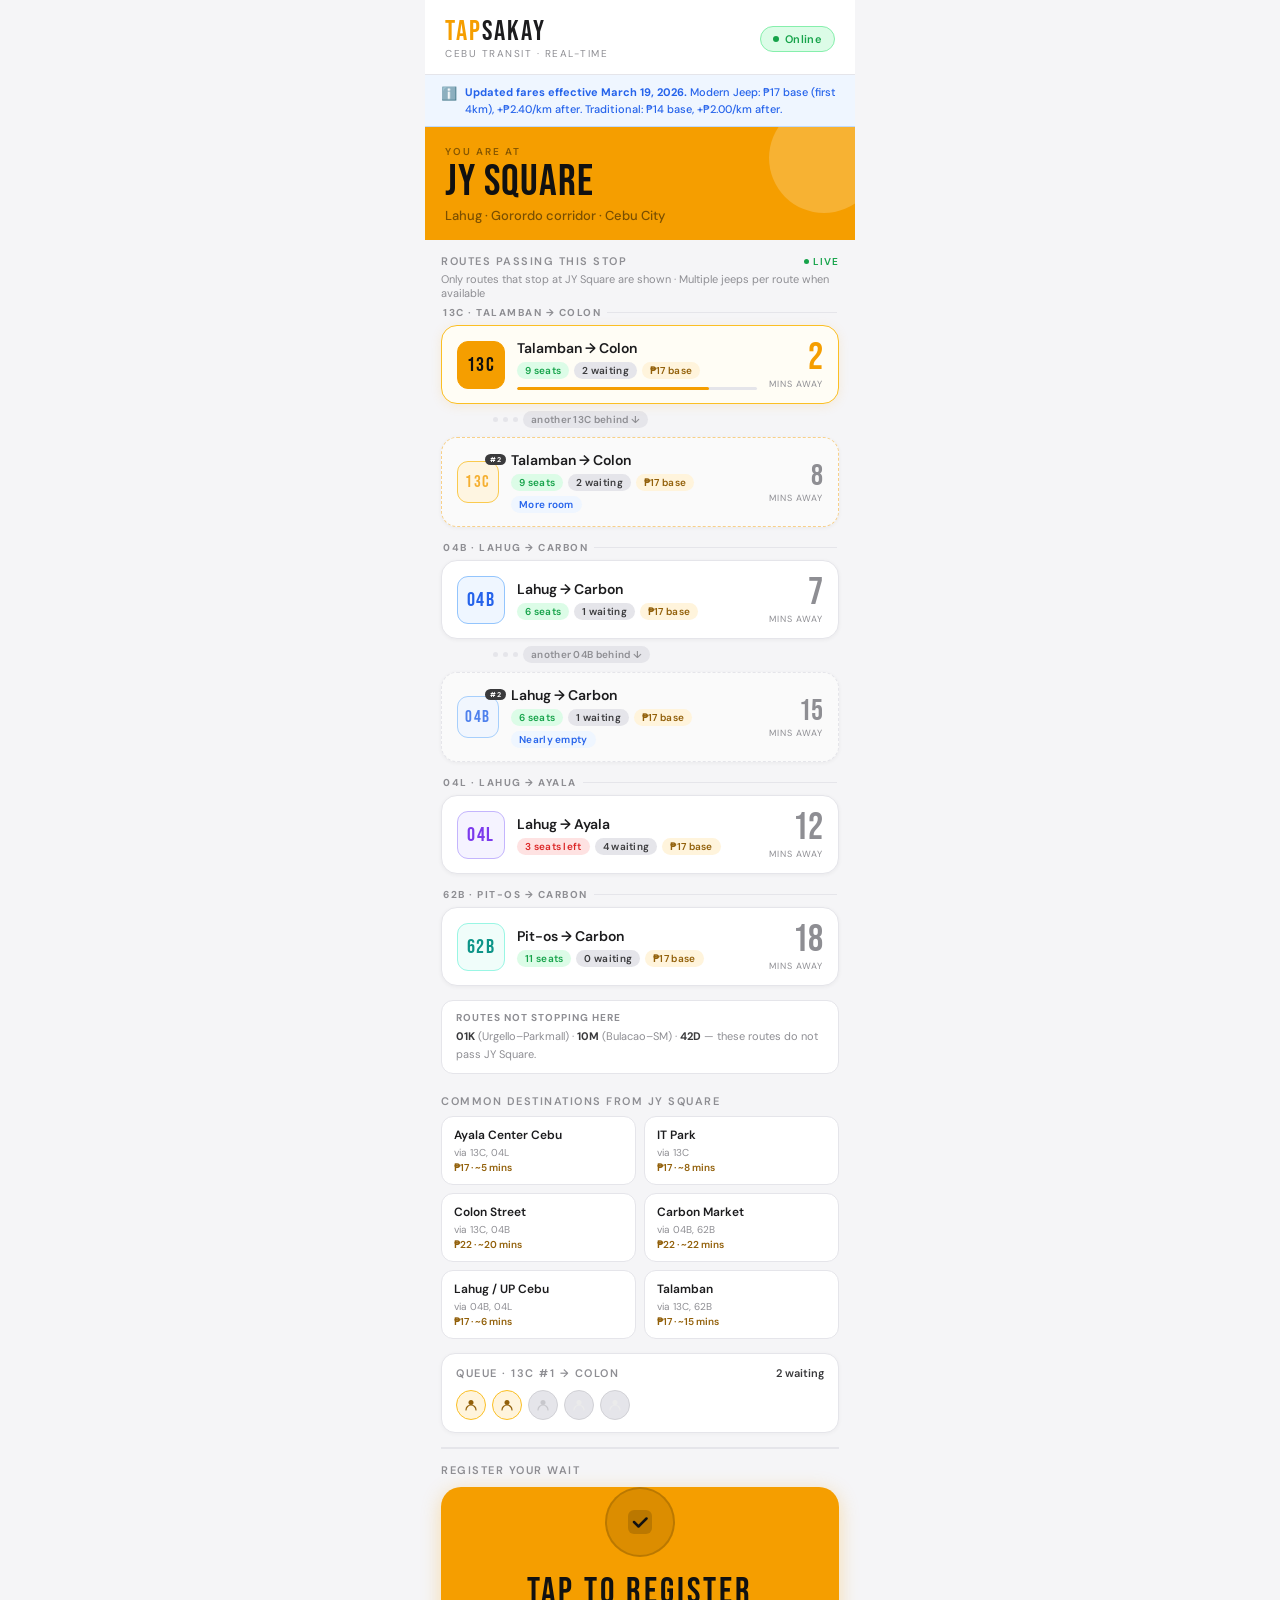
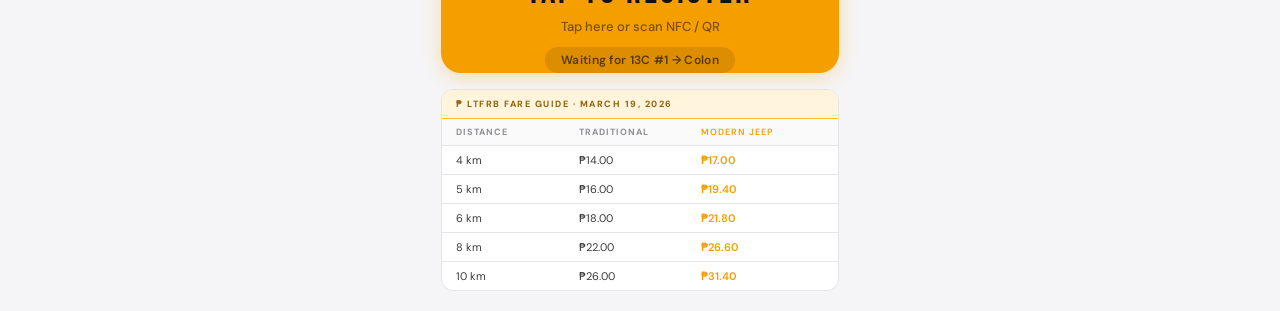
<file: TapSakay-Commuter.html>
<!DOCTYPE html>
<html lang="en">
<head>
<meta charset="UTF-8">
<meta name="viewport" content="width=device-width, initial-scale=1.0, user-scalable=no">
<title>TapSakay — Commuter</title>
<link href="https://fonts.googleapis.com/css2?family=Bebas+Neue&family=DM+Sans:ital,wght@0,400;0,500;0,600;0,700;1,400&display=swap" rel="stylesheet">
<style>
:root {
  --amber: #F59E00;
  --amber-light: #FFF4DC;
  --amber-mid: #FFE299;
  --amber-border: #FBBF24;
  --black: #111111;
  --ink: #1C1C1E;
  --ink2: #3A3A3C;
  --gray: #8E8E93;
  --gray-light: #E5E5EA;
  --bg: #F5F5F7;
  --white: #FFFFFF;
  --green: #16A34A;
  --green-light: #DCFCE7;
  --green-border: #86EFAC;
  --red: #DC2626;
  --red-light: #FEE2E2;
  --blue: #2563EB;
  --blue-light: #EFF6FF;
  --purple: #7C3AED;
  --purple-light: #F5F3FF;
  --purple-border: #C4B5FD;
  --teal: #0D9488;
  --teal-light: #F0FDFA;
  --teal-border: #99F6E4;
}
* { box-sizing: border-box; margin: 0; padding: 0; -webkit-tap-highlight-color: transparent; }
html, body { min-height: 100%; background: var(--bg); color: var(--ink); font-family: 'DM Sans', sans-serif; overflow-x: hidden; }
.app { max-width: 430px; margin: 0 auto; min-height: 100vh; display: flex; flex-direction: column; background: var(--bg); }

/* HEADER */
.header {
  background: var(--white); padding: 18px 20px 14px;
  display: flex; align-items: center; justify-content: space-between;
  border-bottom: 1.5px solid var(--gray-light);
  position: sticky; top: 0; z-index: 10;
}
.logo { font-family: 'Bebas Neue', sans-serif; font-size: 28px; letter-spacing: 2px; line-height: 1; }
.logo .tap { color: var(--amber); }
.logo .sakay { color: var(--ink); }
.logo-sub { font-size: 10px; color: var(--gray); letter-spacing: 1.5px; text-transform: uppercase; margin-top: 1px; }
.online-badge {
  display: flex; align-items: center; gap: 6px;
  background: var(--green-light); border: 1px solid var(--green-border);
  border-radius: 20px; padding: 5px 12px;
  font-size: 11px; font-weight: 600; color: var(--green); letter-spacing: .3px;
}
.online-badge::before { content: ''; width: 6px; height: 6px; border-radius: 50%; background: var(--green); animation: pulse 2s infinite; }
@keyframes pulse { 0%,100%{opacity:1} 50%{opacity:.3} }

/* FARE NOTICE */
.fare-notice {
  background: var(--blue-light); border-bottom: 1.5px solid #BFDBFE;
  padding: 9px 16px; display: flex; align-items: flex-start; gap: 8px;
}
.fare-notice-icon { font-size: 13px; flex-shrink: 0; margin-top: 1px; }
.fare-notice-text { font-size: 11px; color: var(--blue); font-weight: 500; line-height: 1.5; }
.fare-notice-text strong { font-weight: 700; }

/* STOP BANNER */
.stop-banner {
  background: var(--amber); padding: 18px 20px 16px;
  position: relative; overflow: hidden;
}
.stop-banner::after {
  content: ''; position: absolute; right: -24px; top: -24px;
  width: 110px; height: 110px; border-radius: 50%; background: rgba(255,255,255,0.2);
}
.stop-eye { font-size: 10px; font-weight: 600; letter-spacing: 2px; text-transform: uppercase; color: rgba(0,0,0,0.45); margin-bottom: 2px; }
.stop-name { font-family: 'Bebas Neue', sans-serif; font-size: 44px; letter-spacing: 1px; line-height: 1; color: var(--black); }
.stop-sub { font-size: 13px; color: rgba(0,0,0,0.5); margin-top: 3px; font-weight: 500; }

/* SECTION LABEL */
.sec-wrap { padding: 14px 16px 6px; }
.sec-label { font-size: 11px; font-weight: 600; color: var(--gray); text-transform: uppercase; letter-spacing: 1.5px; display: flex; align-items: center; justify-content: space-between; }
.live-tag { display: flex; align-items: center; gap: 4px; color: var(--green); font-weight: 600; font-size: 10px; letter-spacing: 1px; }
.live-tag::before { content: ''; width: 5px; height: 5px; border-radius: 50%; background: var(--green); animation: pulse 1.5s infinite; }
.sec-hint { font-size: 11px; color: var(--gray); margin-top: 4px; font-weight: 400; }

/* ARRIVALS */
.arrivals-section { padding: 0 16px 8px; }

.route-group { margin-bottom: 14px; }
.route-group-label {
  font-size: 10px; font-weight: 700; color: var(--gray);
  text-transform: uppercase; letter-spacing: 1.5px;
  padding: 0 2px 6px;
  display: flex; align-items: center; gap: 6px;
}
.route-group-label::after { content: ''; flex: 1; height: 1px; background: var(--gray-light); }

.jeep-stack { display: flex; flex-direction: column; gap: 6px; }

.jeep-card {
  background: var(--white); border: 1.5px solid var(--gray-light);
  border-radius: 16px; padding: 13px 15px;
  display: flex; align-items: center; gap: 12px;
  animation: cardIn .35s cubic-bezier(.22,1,.36,1) both;
  box-shadow: 0 1px 4px rgba(0,0,0,0.05);
  cursor: pointer; transition: border-color .2s, box-shadow .2s;
  position: relative;
}
.jeep-card:active { transform: scale(.985); }
.jeep-card.prime { border-color: var(--amber-border); box-shadow: 0 2px 12px rgba(245,158,0,0.12); }
.jeep-card.selected { border-color: var(--amber-border); background: #FFFDF5; }
.jeep-card.second-jeep { border-style: dashed; border-color: var(--gray-light); background: #FAFAFA; opacity: 0.9; }
.jeep-card.second-jeep.prime-second { border-color: rgba(245,158,0,0.45); border-style: dashed; }
@keyframes cardIn { from { opacity:0; transform: translateY(8px); } to { opacity:1; transform: translateY(0); } }
.jeep-card:nth-child(1) { animation-delay: .04s; }
.jeep-card:nth-child(2) { animation-delay: .10s; }

.behind-dot-row { display: flex; align-items: center; gap: 5px; padding: 1px 0 1px 52px; margin-bottom: 2px; }
.behind-dot { width: 5px; height: 5px; border-radius: 50%; background: var(--gray-light); }
.behind-label { font-size: 10px; color: var(--gray); font-weight: 600; letter-spacing: 0.3px; background: var(--gray-light); border-radius: 20px; padding: 2px 8px; white-space: nowrap; }

.route-badge {
  font-family: 'Bebas Neue', sans-serif; font-size: 20px; letter-spacing: 1.5px;
  width: 48px; height: 48px; border-radius: 11px;
  display: flex; align-items: center; justify-content: center; flex-shrink: 0;
}
.rb-amber { background: var(--amber-light); color: var(--amber); border: 1.5px solid var(--amber-border); }
.rb-amber-solid { background: var(--amber); color: var(--black); border: 1.5px solid var(--amber); }
.rb-blue { background: var(--blue-light); color: var(--blue); border: 1.5px solid #93C5FD; }
.rb-purple { background: var(--purple-light); color: var(--purple); border: 1.5px solid var(--purple-border); }
.rb-teal { background: var(--teal-light); color: var(--teal); border: 1.5px solid var(--teal-border); }
.rb-green { background: var(--green-light); color: var(--green); border: 1.5px solid var(--green-border); }

.second-jeep .route-badge { width: 42px; height: 42px; font-size: 17px; opacity: 0.8; }
.second-badge-wrap { position: relative; flex-shrink: 0; }
.second-label-bubble {
  position: absolute; top: -7px; right: -7px;
  background: var(--ink2); color: #fff;
  font-size: 7px; font-weight: 700; letter-spacing: 0.5px;
  border-radius: 20px; padding: 1px 5px; white-space: nowrap;
}

.jeep-info { flex: 1; min-width: 0; }
.jeep-dest { font-size: 14px; font-weight: 600; color: var(--ink); white-space: nowrap; overflow: hidden; text-overflow: ellipsis; }
.jeep-meta { display: flex; gap: 5px; align-items: center; margin-top: 5px; flex-wrap: wrap; }
.tag { font-size: 10px; font-weight: 600; padding: 2px 8px; border-radius: 20px; letter-spacing: .3px; }
.t-green { background: var(--green-light); color: var(--green); }
.t-gray { background: var(--gray-light); color: var(--ink2); }
.t-amber { background: var(--amber-light); color: #92600A; }
.t-red { background: var(--red-light); color: var(--red); }
.t-blue { background: var(--blue-light); color: var(--blue); }

.pbar { height: 3px; background: var(--gray-light); border-radius: 2px; margin-top: 8px; overflow: hidden; }
.pbar-fill { height: 100%; border-radius: 2px; transition: width 1s linear; }
.pbar-amber .pbar-fill { background: var(--amber); }
.pbar-green .pbar-fill { background: var(--green); }

.eta-col { text-align: right; flex-shrink: 0; min-width: 54px; }
.eta-num { font-family: 'Bebas Neue', sans-serif; font-size: 38px; line-height: 1; color: var(--amber); }
.eta-num.gray { color: var(--gray); }
.eta-num.green { color: var(--green); font-size: 22px; }
.eta-unit { font-size: 9px; color: var(--gray); letter-spacing: 1px; margin-top: 1px; text-transform: uppercase; }
.second-jeep .eta-num { font-size: 30px; color: var(--gray); }

/* NOT STOPPING NOTE */
.not-stopping {
  margin: 4px 0 12px; padding: 10px 14px;
  background: var(--white); border: 1.5px solid var(--gray-light);
  border-radius: 12px;
}
.not-stopping-lbl { font-size: 10px; font-weight: 700; color: var(--gray); text-transform: uppercase; letter-spacing: 1px; margin-bottom: 4px; }
.not-stopping p { font-size: 11px; color: var(--gray); line-height: 1.6; }
.not-stopping strong { color: var(--ink2); }

/* COMMON DESTINATIONS */
.destinations-section { padding: 0 16px 14px; }
.dest-grid { display: grid; grid-template-columns: 1fr 1fr; gap: 8px; margin-top: 8px; }
.dest-card {
  background: var(--white); border: 1.5px solid var(--gray-light);
  border-radius: 12px; padding: 10px 12px;
  cursor: pointer; transition: border-color .15s;
}
.dest-card:active { border-color: var(--amber-border); background: var(--amber-light); transform: scale(.97); }
.dest-name { font-size: 12px; font-weight: 600; color: var(--ink); margin-bottom: 3px; }
.dest-routes { font-size: 10px; color: var(--gray); }
.dest-fare { font-size: 10px; font-weight: 600; color: #92600A; margin-top: 2px; }

/* QUEUE */
.queue-section { padding: 0 16px 10px; }
.queue-card {
  background: var(--white); border: 1.5px solid var(--gray-light);
  border-radius: 14px; padding: 12px 14px;
  box-shadow: 0 1px 4px rgba(0,0,0,0.04);
}
.queue-top { display: flex; align-items: center; justify-content: space-between; margin-bottom: 10px; }
.queue-lbl { font-size: 11px; font-weight: 600; color: var(--gray); text-transform: uppercase; letter-spacing: 1.5px; }
.queue-count { font-size: 11px; font-weight: 600; color: var(--ink2); }
.queue-row { display: flex; gap: 6px; align-items: center; }
.picon {
  width: 30px; height: 30px; border-radius: 50%;
  background: var(--gray-light); border: 1.5px solid #D1D1D6;
  display: flex; align-items: center; justify-content: center;
  transition: all .3s cubic-bezier(.22,1,.36,1); flex-shrink: 0;
}
.picon.on { background: var(--amber-light); border-color: var(--amber-border); }
.picon.you { background: var(--green-light); border-color: var(--green-border); }
.you-lbl { font-size: 11px; font-weight: 600; color: var(--green); margin-left: 4px; display: none; }

/* DIVIDER */
.divider { height: 1.5px; background: var(--gray-light); margin: 4px 16px 14px; }

/* TAP ZONE */
.tap-section { padding: 0 16px 16px; flex: 1; display: flex; flex-direction: column; }
.tap-label { font-size: 11px; font-weight: 600; color: var(--gray); text-transform: uppercase; letter-spacing: 1.5px; margin-bottom: 10px; }
.tap-zone {
  flex: 1; min-height: 180px;
  background: var(--amber); border-radius: 20px;
  display: flex; flex-direction: column; align-items: center; justify-content: center;
  cursor: pointer; user-select: none; position: relative; overflow: hidden;
  transition: transform .14s cubic-bezier(.22,1,.36,1), background .3s;
  box-shadow: 0 4px 20px rgba(245,158,0,0.3);
}
.tap-zone:active { transform: scale(.97); }
.tap-zone.tapped { background: var(--green); box-shadow: 0 4px 20px rgba(22,163,74,0.3); }
.ripple { position: absolute; border-radius: 50%; background: rgba(255,255,255,0.3); transform: scale(0); animation: rpl .65s linear forwards; pointer-events: none; }
@keyframes rpl { to { transform: scale(5); opacity: 0; } }

.tap-idle { display: flex; flex-direction: column; align-items: center; position: relative; z-index: 1; }
.tap-ring {
  width: 70px; height: 70px; border-radius: 50%;
  background: rgba(0,0,0,0.1); border: 2px solid rgba(0,0,0,0.15);
  display: flex; align-items: center; justify-content: center; margin-bottom: 14px;
  transition: transform .2s;
}
.tap-zone:active .tap-ring { transform: scale(.88); }
.tap-word { font-family: 'Bebas Neue', sans-serif; font-size: 36px; letter-spacing: 3px; color: var(--black); }
.tap-hint { font-size: 13px; color: rgba(0,0,0,0.5); margin-top: 4px; font-weight: 500; }
.tap-for { margin-top: 12px; background: rgba(0,0,0,0.1); border-radius: 20px; padding: 5px 16px; font-size: 12px; font-weight: 600; color: rgba(0,0,0,0.6); letter-spacing: .3px; }

.tap-done { display: none; flex-direction: column; align-items: center; position: relative; z-index: 1; }
.chk-ring { width: 66px; height: 66px; border-radius: 50%; border: 2.5px solid rgba(0,0,0,0.2); display: flex; align-items: center; justify-content: center; margin-bottom: 12px; animation: pop .4s cubic-bezier(.22,1,.36,1); }
@keyframes pop { from{transform:scale(.4);opacity:0} to{transform:scale(1);opacity:1} }
.done-word { font-family: 'Bebas Neue', sans-serif; font-size: 34px; letter-spacing: 2px; color: var(--black); }
.done-sub { font-size: 13px; color: rgba(0,0,0,0.55); margin-top: 4px; font-weight: 500; text-align: center; }
.done-badge { margin-top: 12px; background: rgba(0,0,0,0.12); border-radius: 20px; padding: 5px 16px; font-size: 13px; font-weight: 700; color: var(--black); }
.tap-zone.tapped .tap-idle { display: none; }
.tap-zone.tapped .tap-done { display: flex; }

/* SAVINGS BAR */
.savings-bar {
  margin: 0 16px 12px;
  background: var(--white); border: 1.5px solid var(--gray-light);
  border-radius: 16px; padding: 18px 16px;
  display: flex; justify-content: space-between; align-items: center;
  box-shadow: 0 1px 4px rgba(0,0,0,0.05);
}
.sav-item { text-align: center; flex: 1; }
.sav-lbl { font-size: 10px; font-weight: 700; color: var(--gray); text-transform: uppercase; letter-spacing: 1.5px; margin-bottom: 6px; }
.sav-val { font-family: 'Bebas Neue', sans-serif; font-size: 38px; letter-spacing: .5px; line-height: 1; }
.sav-note { font-size: 10px; color: var(--gray); margin-top: 5px; }
.sv-red { color: var(--red); text-decoration: line-through; }
.sv-amber { color: var(--amber); }
.sv-green { color: var(--green); }
.sav-vl { width: 1.5px; height: 50px; background: var(--gray-light); flex-shrink: 0; }

/* FARE TABLE MINI */
.fare-mini {
  margin: 0 16px 20px;
  background: var(--white); border: 1.5px solid var(--gray-light);
  border-radius: 12px; overflow: hidden;
}
.fare-mini-title {
  background: var(--amber-light); border-bottom: 1.5px solid var(--amber-border);
  padding: 8px 14px; font-size: 9px; font-weight: 700; letter-spacing: 1.5px;
  color: #92600A; text-transform: uppercase;
}
.fare-mini-row {
  display: grid; grid-template-columns: 1fr 1fr 1fr;
  padding: 7px 14px; font-size: 11px;
  border-bottom: 1px solid var(--gray-light); color: var(--ink2);
}
.fare-mini-row:last-child { border-bottom: none; }
.fare-mini-row.head { font-size: 9px; font-weight: 700; letter-spacing: 1px; color: var(--gray); text-transform: uppercase; background: #FAFAFA; }
.fare-mini-row span:last-child { font-weight: 600; color: var(--amber); }
</style>
</head>
<body>
<div class="app">

  <div class="header">
    <div>
      <div class="logo"><span class="tap">TAP</span><span class="sakay">SAKAY</span></div>
      <div class="logo-sub">Cebu Transit · Real-time</div>
    </div>
    <div class="online-badge">Online</div>
  </div>

  <div class="fare-notice">
    <div class="fare-notice-icon">ℹ️</div>
    <div class="fare-notice-text">
      <strong>Updated fares effective March 19, 2026.</strong> Modern Jeep: ₱17 base (first 4km), +₱2.40/km after. Traditional: ₱14 base, +₱2.00/km after.
    </div>
  </div>

  <div class="stop-banner">
    <div class="stop-eye">You are at</div>
    <div class="stop-name">JY Square</div>
    <div class="stop-sub">Lahug · Gorordo corridor · Cebu City</div>
  </div>

  <div class="sec-wrap">
    <div class="sec-label">
      Routes passing this stop
      <span class="live-tag">Live</span>
    </div>
    <div class="sec-hint">Only routes that stop at JY Square are shown · Multiple jeeps per route when available</div>
  </div>

  <div class="arrivals-section">

    <!-- 13C GROUP -->
    <div class="route-group">
      <div class="route-group-label">13C · Talamban → Colon</div>
      <div class="jeep-stack">
        <div class="jeep-card prime" id="card-13c-1" onclick="selectRoute('13C','Talamban → Colon',3,'₱17','13c-1')">
          <div class="route-badge rb-amber-solid">13C</div>
          <div class="jeep-info">
            <div class="jeep-dest">Talamban → Colon</div>
            <div class="jeep-meta">
              <span class="tag t-green" id="seats-13c-1">9 seats</span>
              <span class="tag t-gray" id="wait-13c-1">2 waiting</span>
              <span class="tag t-amber">₱17 base</span>
            </div>
            <div class="pbar pbar-amber"><div class="pbar-fill" id="pbar-13c-1" style="width:70%"></div></div>
          </div>
          <div class="eta-col">
            <div class="eta-num" id="eta-13c-1">3</div>
            <div class="eta-unit" id="etalbl-13c-1">mins away</div>
          </div>
        </div>

        <div class="behind-dot-row">
          <div class="behind-dot"></div>
          <div class="behind-dot"></div>
          <div class="behind-dot"></div>
          <div class="behind-label">another 13C behind ↓</div>
        </div>

        <div class="jeep-card second-jeep prime-second" id="card-13c-2" onclick="selectRoute('13C','Talamban → Colon',9,'₱17','13c-2')">
          <div class="second-badge-wrap">
            <div class="route-badge rb-amber">13C</div>
            <div class="second-label-bubble">#2</div>
          </div>
          <div class="jeep-info">
            <div class="jeep-dest">Talamban → Colon</div>
            <div class="jeep-meta">
              <span class="tag t-green" id="seats-13c-2">14 seats</span>
              <span class="tag t-gray" id="wait-13c-2">0 waiting</span>
              <span class="tag t-amber">₱17 base</span>
              <span class="tag t-blue">More room</span>
            </div>
          </div>
          <div class="eta-col">
            <div class="eta-num gray" id="eta-13c-2">9</div>
            <div class="eta-unit">mins away</div>
          </div>
        </div>
      </div>
    </div>

    <!-- 04B GROUP -->
    <div class="route-group">
      <div class="route-group-label">04B · Lahug → Carbon</div>
      <div class="jeep-stack">
        <div class="jeep-card" id="card-04b-1" onclick="selectRoute('04B','Lahug → Carbon',7,'₱17','04b-1')">
          <div class="route-badge rb-blue">04B</div>
          <div class="jeep-info">
            <div class="jeep-dest">Lahug → Carbon</div>
            <div class="jeep-meta">
              <span class="tag t-green" id="seats-04b-1">6 seats</span>
              <span class="tag t-gray" id="wait-04b-1">1 waiting</span>
              <span class="tag t-amber">₱17 base</span>
            </div>
          </div>
          <div class="eta-col">
            <div class="eta-num gray">7</div>
            <div class="eta-unit">mins away</div>
          </div>
        </div>

        <div class="behind-dot-row">
          <div class="behind-dot"></div>
          <div class="behind-dot"></div>
          <div class="behind-dot"></div>
          <div class="behind-label">another 04B behind ↓</div>
        </div>

        <div class="jeep-card second-jeep" id="card-04b-2" onclick="selectRoute('04B','Lahug → Carbon',15,'₱17','04b-2')">
          <div class="second-badge-wrap">
            <div class="route-badge rb-blue">04B</div>
            <div class="second-label-bubble">#2</div>
          </div>
          <div class="jeep-info">
            <div class="jeep-dest">Lahug → Carbon</div>
            <div class="jeep-meta">
              <span class="tag t-green" id="seats-04b-2">18 seats</span>
              <span class="tag t-gray" id="wait-04b-2">0 waiting</span>
              <span class="tag t-amber">₱17 base</span>
              <span class="tag t-blue">Nearly empty</span>
            </div>
          </div>
          <div class="eta-col">
            <div class="eta-num gray">15</div>
            <div class="eta-unit">mins away</div>
          </div>
        </div>
      </div>
    </div>

    <!-- 04L GROUP -->
    <div class="route-group">
      <div class="route-group-label">04L · Lahug → Ayala</div>
      <div class="jeep-stack">
        <div class="jeep-card" id="card-04l-1" onclick="selectRoute('04L','Lahug → Ayala',12,'₱17','04l-1')">
          <div class="route-badge rb-purple">04L</div>
          <div class="jeep-info">
            <div class="jeep-dest">Lahug → Ayala</div>
            <div class="jeep-meta">
              <span class="tag t-red" id="seats-04l-1">3 seats left</span>
              <span class="tag t-gray" id="wait-04l-1">4 waiting</span>
              <span class="tag t-amber">₱17 base</span>
            </div>
          </div>
          <div class="eta-col">
            <div class="eta-num gray">12</div>
            <div class="eta-unit">mins away</div>
          </div>
        </div>
      </div>
    </div>

    <!-- 62B GROUP -->
    <div class="route-group">
      <div class="route-group-label">62B · Pit-os → Carbon</div>
      <div class="jeep-stack">
        <div class="jeep-card" id="card-62b-1" onclick="selectRoute('62B','Pit-os → Carbon',18,'₱17','62b-1')">
          <div class="route-badge rb-teal">62B</div>
          <div class="jeep-info">
            <div class="jeep-dest">Pit-os → Carbon</div>
            <div class="jeep-meta">
              <span class="tag t-green" id="seats-62b-1">11 seats</span>
              <span class="tag t-gray" id="wait-62b-1">0 waiting</span>
              <span class="tag t-amber">₱17 base</span>
            </div>
          </div>
          <div class="eta-col">
            <div class="eta-num gray">18</div>
            <div class="eta-unit">mins away</div>
          </div>
        </div>
      </div>
    </div>

    <!-- ROUTES NOT STOPPING HERE -->
    <div class="not-stopping">
      <div class="not-stopping-lbl">Routes NOT stopping here</div>
      <p><strong>01K</strong> (Urgello–Parkmall) · <strong>10M</strong> (Bulacao–SM) · <strong>42D</strong> — these routes do not pass JY Square.</p>
    </div>

  </div>

  <!-- COMMON DESTINATIONS -->
  <div class="destinations-section">
    <div class="sec-label">Common destinations from JY Square</div>
    <div class="dest-grid">
      <div class="dest-card">
        <div class="dest-name">Ayala Center Cebu</div>
        <div class="dest-routes">via 13C, 04L</div>
        <div class="dest-fare">₱17 · ~5 mins</div>
      </div>
      <div class="dest-card">
        <div class="dest-name">IT Park</div>
        <div class="dest-routes">via 13C</div>
        <div class="dest-fare">₱17 · ~8 mins</div>
      </div>
      <div class="dest-card">
        <div class="dest-name">Colon Street</div>
        <div class="dest-routes">via 13C, 04B</div>
        <div class="dest-fare">₱22 · ~20 mins</div>
      </div>
      <div class="dest-card">
        <div class="dest-name">Carbon Market</div>
        <div class="dest-routes">via 04B, 62B</div>
        <div class="dest-fare">₱22 · ~22 mins</div>
      </div>
      <div class="dest-card">
        <div class="dest-name">Lahug / UP Cebu</div>
        <div class="dest-routes">via 04B, 04L</div>
        <div class="dest-fare">₱17 · ~6 mins</div>
      </div>
      <div class="dest-card">
        <div class="dest-name">Talamban</div>
        <div class="dest-routes">via 13C, 62B</div>
        <div class="dest-fare">₱17 · ~15 mins</div>
      </div>
    </div>
  </div>

  <!-- QUEUE CARD -->
  <div class="queue-section">
    <div class="queue-card">
      <div class="queue-top">
        <div class="queue-lbl">Queue · <span id="queue-route">13C #1</span></div>
        <div class="queue-count" id="queue-count">2 waiting</div>
      </div>
      <div class="queue-row">
        <div class="picon on">
          <svg width="14" height="14" viewBox="0 0 14 14" fill="none"><circle cx="7" cy="4.5" r="2.5" fill="#92600A"/><path d="M2 12c0-2.76 2.24-5 5-5s5 2.24 5 5" stroke="#92600A" stroke-width="1.2" stroke-linecap="round"/></svg>
        </div>
        <div class="picon on">
          <svg width="14" height="14" viewBox="0 0 14 14" fill="none"><circle cx="7" cy="4.5" r="2.5" fill="#92600A"/><path d="M2 12c0-2.76 2.24-5 5-5s5 2.24 5 5" stroke="#92600A" stroke-width="1.2" stroke-linecap="round"/></svg>
        </div>
        <div class="picon" id="you-icon">
          <svg width="14" height="14" viewBox="0 0 14 14" fill="none"><circle cx="7" cy="4.5" r="2.5" fill="#C7C7CC"/><path d="M2 12c0-2.76 2.24-5 5-5s5 2.24 5 5" stroke="#C7C7CC" stroke-width="1.2" stroke-linecap="round"/></svg>
        </div>
        <div class="picon"><svg width="14" height="14" viewBox="0 0 14 14" fill="none"><circle cx="7" cy="4.5" r="2.5" fill="#EBEBEB"/><path d="M2 12c0-2.76 2.24-5 5-5s5 2.24 5 5" stroke="#EBEBEB" stroke-width="1.2" stroke-linecap="round"/></svg></div>
        <div class="picon"><svg width="14" height="14" viewBox="0 0 14 14" fill="none"><circle cx="7" cy="4.5" r="2.5" fill="#EBEBEB"/><path d="M2 12c0-2.76 2.24-5 5-5s5 2.24 5 5" stroke="#EBEBEB" stroke-width="1.2" stroke-linecap="round"/></svg></div>
        <div class="you-lbl" id="you-lbl">← You</div>
      </div>
    </div>
  </div>

  <div class="divider"></div>

  <!-- TAP ZONE -->
  <div class="tap-section">
    <div class="tap-label">Register your wait</div>
    <div class="tap-zone" id="tapZone" onclick="handleTap(event)">
      <div class="tap-idle">
        <div class="tap-ring">
          <svg width="34" height="34" viewBox="0 0 34 34" fill="none">
            <rect x="5" y="5" width="24" height="24" rx="6" fill="rgba(0,0,0,0.15)"/>
            <path d="M11 17l4.5 4.5 8-8" stroke="#111" stroke-width="2.5" stroke-linecap="round" stroke-linejoin="round"/>
          </svg>
        </div>
        <div class="tap-word">Tap to Register</div>
        <div class="tap-hint">Tap here or scan NFC / QR</div>
        <div class="tap-for" id="tap-for-label">Waiting for 13C #1 → Colon</div>
      </div>
      <div class="tap-done">
        <div class="chk-ring">
          <svg width="32" height="32" viewBox="0 0 32 32" fill="none"><path d="M7 16l6 6 12-12" stroke="#111" stroke-width="2.5" stroke-linecap="round" stroke-linejoin="round"/></svg>
        </div>
        <div class="done-word">Wait Registered!</div>
        <div class="done-sub" id="done-sub">Driver notified · 13C is on the way</div>
        <div class="done-badge" id="done-badge">Arriving in <span id="eta-inline">3</span> mins · ₱73 saved vs Grab</div>
      </div>
    </div>
  </div>

  <!-- SAVINGS BAR
  <div class="savings-bar">
    <div class="sav-item">
      <div class="sav-lbl">Grab / MoveIt</div>
      <div class="sav-val sv-red">₱100</div>
      <div class="sav-note">est. 8km trip</div>
    </div>
    <div class="sav-vl"></div>
    <div class="sav-item">
      <div class="sav-lbl">Jeep fare</div>
      <div class="sav-val sv-amber">₱26.60</div>
      <div class="sav-note">8km modern jeep</div>
    </div>
    <div class="sav-vl"></div>
    <div class="sav-item">
      <div class="sav-lbl">You save</div>
      <div class="sav-val sv-green">₱73</div>
      <div class="sav-note">vs ride-hailing</div>
    </div>
  </div>  -->

  <!-- FARE TABLE -->
  <div class="fare-mini">
    <div class="fare-mini-title">₱ LTFRB FARE GUIDE · March 19, 2026</div>
    <div class="fare-mini-row head"><span>Distance</span><span>Traditional</span><span>Modern Jeep</span></div>
    <div class="fare-mini-row"><span>4 km</span><span>₱14.00</span><span>₱17.00</span></div>
    <div class="fare-mini-row"><span>5 km</span><span>₱16.00</span><span>₱19.40</span></div>
    <div class="fare-mini-row"><span>6 km</span><span>₱18.00</span><span>₱21.80</span></div>
    <div class="fare-mini-row"><span>8 km</span><span>₱22.00</span><span>₱26.60</span></div>
    <div class="fare-mini-row"><span>10 km</span><span>₱26.00</span><span>₱31.40</span></div>
  </div>

</div>

<script src="tapsakay-sync.js"></script>
<script>
  const sync = window.TapSakaySync;
  const ROUTES = {
    '13c-1': { code:'13C', dest:'Talamban → Colon', eta:3,  label:'13C #1 → Colon', seatsId:'seats-13c-1', waitId:'wait-13c-1', seatStyle:'green' },
    '13c-2': { code:'13C', dest:'Talamban → Colon', eta:9,  label:'13C #2 → Colon (more room)', seatsId:'seats-13c-2', waitId:'wait-13c-2', seatStyle:'green' },
    '04b-1': { code:'04B', dest:'Lahug → Carbon',   eta:7,  label:'04B #1 → Carbon', seatsId:'seats-04b-1', waitId:'wait-04b-1', seatStyle:'green' },
    '04b-2': { code:'04B', dest:'Lahug → Carbon',   eta:15, label:'04B #2 → Carbon', seatsId:'seats-04b-2', waitId:'wait-04b-2', seatStyle:'green' },
    '04l-1': { code:'04L', dest:'Lahug → Ayala',    eta:12, label:'04L → Ayala', seatsId:'seats-04l-1', waitId:'wait-04l-1', seatStyle:'red' },
    '62b-1': { code:'62B', dest:'Pit-os → Carbon',  eta:18, label:'62B → Carbon', seatsId:'seats-62b-1', waitId:'wait-62b-1', seatStyle:'green' },
  };

  let selectedKey = '13c-1';
  let tapped = false;

  function formatSeatText(count, style) {
    if (style === 'red') return count + (count === 1 ? ' seat left' : ' seats left');
    return count + (count === 1 ? ' seat' : ' seats');
  }

  function getCurrentEta(key) {
    if (key === '13c-1') return eta13c1 === 0 ? 0 : eta13c1;
    if (key === '13c-2') return eta13c2 === 0 ? 0 : eta13c2;
    return ROUTES[key]?.eta || 0;
  }

  function updateSelectedCopy() {
    const route = ROUTES[selectedKey];
    if (!route) return;
    document.querySelectorAll('.jeep-card').forEach(c => c.classList.remove('selected'));
    const card = document.getElementById('card-' + selectedKey);
    if (card) card.classList.add('selected');
    document.getElementById('tap-for-label').textContent = 'Waiting for ' + route.label;
    document.getElementById('queue-route').textContent = route.label;
    const etaText = getCurrentEta(selectedKey);
    document.getElementById('eta-inline').textContent = etaText === 0 ? 'NOW' : etaText;
  }

  function updateTapStatus(commuterState) {
    const z = document.getElementById('tapZone');
    const yi = document.getElementById('you-icon');
    const youLbl = document.getElementById('you-lbl');
    const doneSub = document.getElementById('done-sub');
    const doneBadge = document.getElementById('done-badge');

    tapped = commuterState.status !== 'idle';
    z.classList.toggle('tapped', tapped);

    if (commuterState.status === 'waiting') {
      yi.classList.add('you');
      yi.innerHTML = '<svg width="14" height="14" viewBox="0 0 14 14" fill="none"><circle cx="7" cy="4.5" r="2.5" fill="#16A34A"/><path d="M2 12c0-2.76 2.24-5 5-5s5 2.24 5 5" stroke="#16A34A" stroke-width="1.2" stroke-linecap="round"/></svg>';
      youLbl.style.display = 'inline';
      doneSub.textContent = 'Driver notified · ' + commuterState.routeCode + ' is on the way';
      doneBadge.innerHTML = 'Arriving in <span id="eta-inline">' + (getCurrentEta(selectedKey) || 'NOW') + '</span> mins · ₱73 saved vs Grab';
    } else if (commuterState.status === 'boarded') {
      yi.classList.add('you');
      yi.innerHTML = '<svg width="14" height="14" viewBox="0 0 14 14" fill="none"><circle cx="7" cy="4.5" r="2.5" fill="#16A34A"/><path d="M2 12c0-2.76 2.24-5 5-5s5 2.24 5 5" stroke="#16A34A" stroke-width="1.2" stroke-linecap="round"/></svg>';
      youLbl.style.display = 'inline';
      doneSub.textContent = 'You boarded at ' + (commuterState.boardedAt || 'JY Square') + ' · Enjoy the ride';
      doneBadge.textContent = 'Waiting cleared · Seat secured';
    } else {
      yi.classList.remove('you');
      yi.innerHTML = '<svg width="14" height="14" viewBox="0 0 14 14" fill="none"><circle cx="7" cy="4.5" r="2.5" fill="#C7C7CC"/><path d="M2 12c0-2.76 2.24-5 5-5s5 2.24 5 5" stroke="#C7C7CC" stroke-width="1.2" stroke-linecap="round"/></svg>';
      youLbl.style.display = 'none';
      doneSub.textContent = 'Driver notified · ' + ROUTES[selectedKey].code + ' is on the way';
      doneBadge.innerHTML = 'Arriving in <span id="eta-inline">' + (getCurrentEta(selectedKey) || 'NOW') + '</span> mins · ₱73 saved vs Grab';
    }
  }

  function applySharedState(state) {
    Object.keys(ROUTES).forEach((key) => {
      const route = ROUTES[key];
      const data = state.routes[route.code];
      const waitEl = document.getElementById(route.waitId);
      const seatEl = document.getElementById(route.seatsId);

      if (waitEl && data) waitEl.textContent = data.waiting + ' waiting';
      if (seatEl && data) seatEl.textContent = formatSeatText(data.seats, route.seatStyle);
    });

    if (state.commuter.selectedKey && ROUTES[state.commuter.selectedKey]) {
      selectedKey = state.commuter.selectedKey;
    }

    updateSelectedCopy();
    updateTapStatus(state.commuter);

    const selectedRoute = ROUTES[selectedKey];
    const selectedRouteState = state.routes[selectedRoute.code];
    document.getElementById('queue-count').textContent = (selectedRouteState?.waiting || 0) + ' waiting';
    if (document.getElementById('eta-inline')) {
      const etaValue = getCurrentEta(selectedKey);
      document.getElementById('eta-inline').textContent = etaValue === 0 ? 'NOW' : etaValue;
    }
  }

  // ETA countdown for 13C #1
  let eta13c1 = 3;
  const iv = setInterval(() => {
    eta13c1 = Math.max(0, eta13c1 - 1);
    const pct = 70 + (3 - eta13c1) * 10;
    const pb = document.getElementById('pbar-13c-1');
    if (pb) pb.style.width = Math.min(100, pct) + '%';
    const etaEl = document.getElementById('eta-13c-1');
    const lblEl = document.getElementById('etalbl-13c-1');
    if (eta13c1 === 0) {
      etaEl.className = 'eta-num green';
      etaEl.textContent = 'NOW';
      if (lblEl) lblEl.textContent = '';
      clearInterval(iv);
    } else {
      etaEl.textContent = eta13c1;
    }
    if (selectedKey === '13c-1' && document.getElementById('eta-inline')) {
      document.getElementById('eta-inline').textContent = eta13c1 === 0 ? 'NOW' : eta13c1;
    }
  }, 1000);

  // ETA countdown for 13C #2
  let eta13c2 = 9;
  const iv2 = setInterval(() => {
    eta13c2 = Math.max(0, eta13c2 - 1);
    const el = document.getElementById('eta-13c-2');
    if (el) el.textContent = eta13c2 === 0 ? 'NOW' : eta13c2;
    if (selectedKey === '13c-2' && document.getElementById('eta-inline')) {
      document.getElementById('eta-inline').textContent = eta13c2 === 0 ? 'NOW' : eta13c2;
    }
  }, 1000);

  function selectRoute(code, dest, etaMins, fare, key) {
    const state = sync.getState();
    if (state.commuter.status === 'waiting') return;
    selectedKey = key;
    sync.selectCommuterRoute({ key, code, label: ROUTES[key].label });
    applySharedState(sync.getState());
  }

  function handleTap(e) {
    const z = document.getElementById('tapZone');
    const r = z.getBoundingClientRect();
    const rpl = document.createElement('div');
    rpl.className = 'ripple';
    const sz = Math.max(r.width, r.height) * 2.4;
    rpl.style.cssText = `width:${sz}px;height:${sz}px;left:${(e.clientX||r.left+r.width/2)-r.left-sz/2}px;top:${(e.clientY||r.top+r.height/2)-r.top-sz/2}px`;
    z.appendChild(rpl);
    setTimeout(() => rpl.remove(), 700);

    const route = ROUTES[selectedKey];
    const state = sync.getState();
    if (state.commuter.status === 'waiting') return;

    sync.registerCommuter({
      key: selectedKey,
      code: route.code,
      label: route.label
    });
  }

  sync.subscribe(applySharedState);
  updateSelectedCopy();
</script>
</body>
</html>
</file>
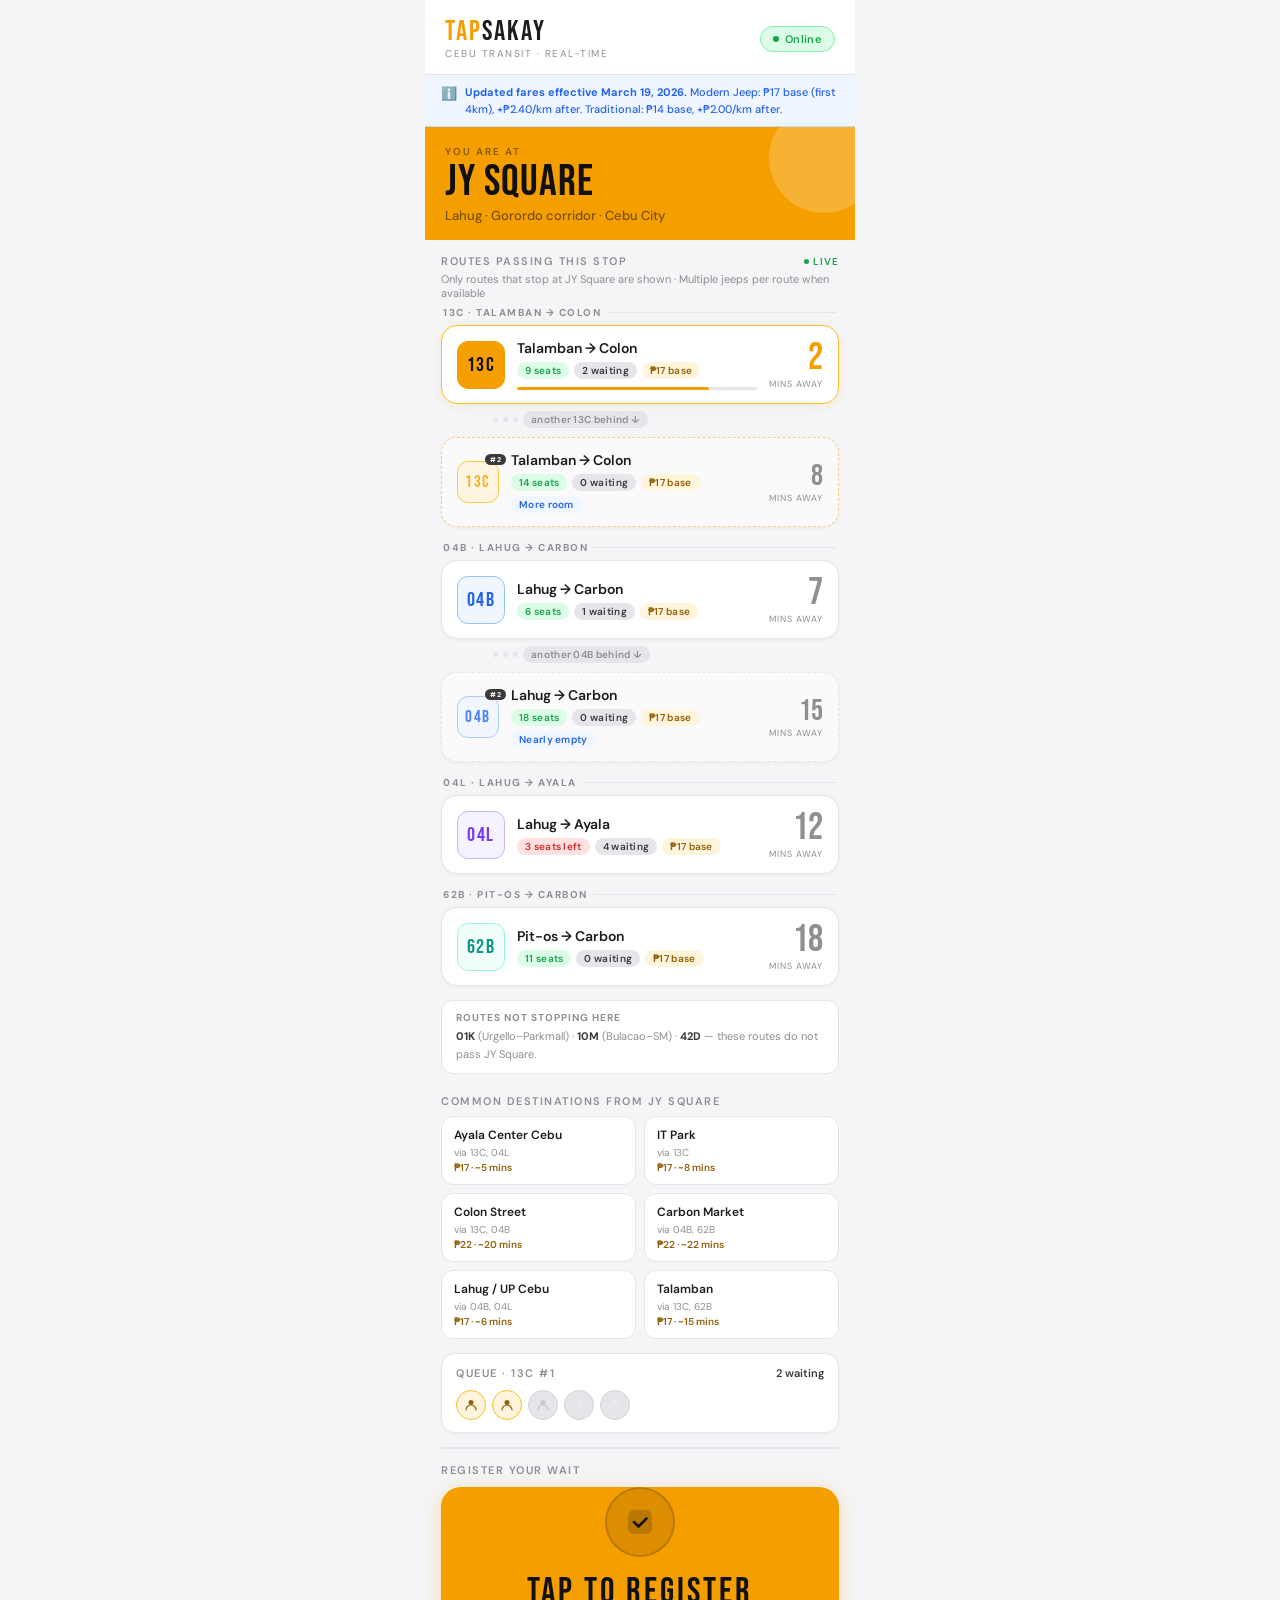
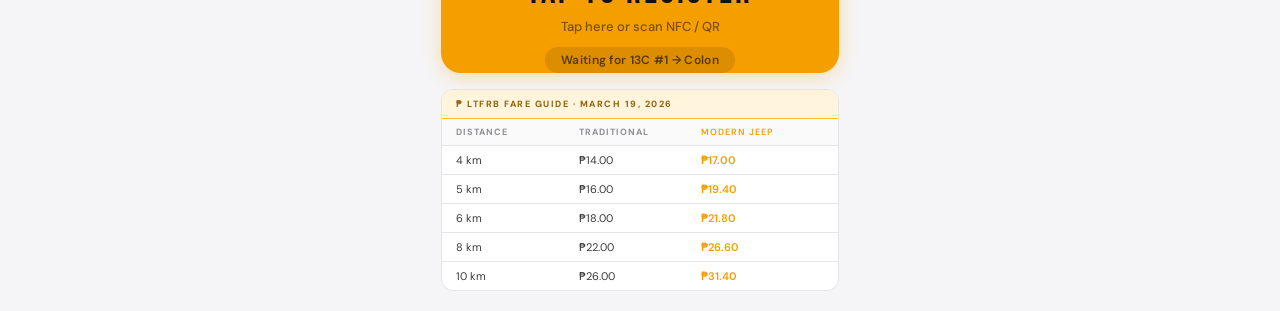
<file: Frontend/UPDATED/TapSakay-Commuter.html>
<!DOCTYPE html>
<html lang="en">
<head>
<meta charset="UTF-8">
<meta name="viewport" content="width=device-width, initial-scale=1.0, user-scalable=no">
<title>TapSakay — Commuter</title>
<link href="https://fonts.googleapis.com/css2?family=Bebas+Neue&family=DM+Sans:ital,wght@0,400;0,500;0,600;1,400&display=swap" rel="stylesheet">
<style>
:root {
  --amber: #F59E00;
  --amber-light: #FFF4DC;
  --amber-mid: #FFE299;
  --amber-border: #FBBF24;
  --black: #111111;
  --ink: #1C1C1E;
  --ink2: #3A3A3C;
  --gray: #8E8E93;
  --gray-light: #E5E5EA;
  --bg: #F5F5F7;
  --white: #FFFFFF;
  --green: #16A34A;
  --green-light: #DCFCE7;
  --green-border: #86EFAC;
  --red: #DC2626;
  --red-light: #FEE2E2;
  --blue: #2563EB;
  --blue-light: #EFF6FF;
  --purple: #7C3AED;
  --purple-light: #F5F3FF;
  --purple-border: #C4B5FD;
  --teal: #0D9488;
  --teal-light: #F0FDFA;
  --teal-border: #99F6E4;
}
* { box-sizing: border-box; margin: 0; padding: 0; -webkit-tap-highlight-color: transparent; }
html, body { min-height: 100%; background: var(--bg); color: var(--ink); font-family: 'DM Sans', sans-serif; overflow-x: hidden; }
.app { max-width: 430px; margin: 0 auto; min-height: 100vh; display: flex; flex-direction: column; background: var(--bg); }

/* HEADER */
.header {
  background: var(--white); padding: 18px 20px 14px;
  display: flex; align-items: center; justify-content: space-between;
  border-bottom: 1.5px solid var(--gray-light);
  position: sticky; top: 0; z-index: 10;
}
.logo { font-family: 'Bebas Neue', sans-serif; font-size: 28px; letter-spacing: 2px; line-height: 1; }
.logo .tap { color: var(--amber); }
.logo .sakay { color: var(--ink); }
.logo-sub { font-size: 10px; color: var(--gray); letter-spacing: 1.5px; text-transform: uppercase; margin-top: 1px; }
.online-badge {
  display: flex; align-items: center; gap: 6px;
  background: var(--green-light); border: 1px solid var(--green-border);
  border-radius: 20px; padding: 5px 12px;
  font-size: 11px; font-weight: 600; color: var(--green); letter-spacing: .3px;
}
.online-badge::before { content: ''; width: 6px; height: 6px; border-radius: 50%; background: var(--green); animation: pulse 2s infinite; }
@keyframes pulse { 0%,100%{opacity:1} 50%{opacity:.3} }

/* FARE NOTICE */
.fare-notice {
  background: var(--blue-light); border-bottom: 1.5px solid #BFDBFE;
  padding: 9px 16px; display: flex; align-items: flex-start; gap: 8px;
}
.fare-notice-icon { font-size: 13px; flex-shrink: 0; margin-top: 1px; }
.fare-notice-text { font-size: 11px; color: var(--blue); font-weight: 500; line-height: 1.5; }
.fare-notice-text strong { font-weight: 700; }

/* STOP BANNER */
.stop-banner {
  background: var(--amber); padding: 18px 20px 16px;
  position: relative; overflow: hidden;
}
.stop-banner::after {
  content: ''; position: absolute; right: -24px; top: -24px;
  width: 110px; height: 110px; border-radius: 50%; background: rgba(255,255,255,0.2);
}
.stop-eye { font-size: 10px; font-weight: 600; letter-spacing: 2px; text-transform: uppercase; color: rgba(0,0,0,0.45); margin-bottom: 2px; }
.stop-name { font-family: 'Bebas Neue', sans-serif; font-size: 44px; letter-spacing: 1px; line-height: 1; color: var(--black); }
.stop-sub { font-size: 13px; color: rgba(0,0,0,0.5); margin-top: 3px; font-weight: 500; }

/* SECTION LABEL */
.sec-wrap { padding: 14px 16px 6px; }
.sec-label { font-size: 11px; font-weight: 600; color: var(--gray); text-transform: uppercase; letter-spacing: 1.5px; display: flex; align-items: center; justify-content: space-between; }
.live-tag { display: flex; align-items: center; gap: 4px; color: var(--green); font-weight: 600; font-size: 10px; letter-spacing: 1px; }
.live-tag::before { content: ''; width: 5px; height: 5px; border-radius: 50%; background: var(--green); animation: pulse 1.5s infinite; }
.sec-hint { font-size: 11px; color: var(--gray); margin-top: 4px; font-weight: 400; }

/* ARRIVALS */
.arrivals-section { padding: 0 16px 8px; }

.route-group { margin-bottom: 14px; }
.route-group-label {
  font-size: 10px; font-weight: 700; color: var(--gray);
  text-transform: uppercase; letter-spacing: 1.5px;
  padding: 0 2px 6px;
  display: flex; align-items: center; gap: 6px;
}
.route-group-label::after { content: ''; flex: 1; height: 1px; background: var(--gray-light); }

.jeep-stack { display: flex; flex-direction: column; gap: 6px; }

.jeep-card {
  background: var(--white); border: 1.5px solid var(--gray-light);
  border-radius: 16px; padding: 13px 15px;
  display: flex; align-items: center; gap: 12px;
  animation: cardIn .35s cubic-bezier(.22,1,.36,1) both;
  box-shadow: 0 1px 4px rgba(0,0,0,0.05);
  cursor: pointer; transition: border-color .2s, box-shadow .2s;
  position: relative;
}
.jeep-card:active { transform: scale(.985); }
.jeep-card.prime { border-color: var(--amber-border); box-shadow: 0 2px 12px rgba(245,158,0,0.12); }
.jeep-card.selected { border-color: var(--amber-border); background: #FFFDF5; }
.jeep-card.second-jeep { border-style: dashed; border-color: var(--gray-light); background: #FAFAFA; opacity: 0.9; }
.jeep-card.second-jeep.prime-second { border-color: rgba(245,158,0,0.45); border-style: dashed; }
@keyframes cardIn { from { opacity:0; transform: translateY(8px); } to { opacity:1; transform: translateY(0); } }
.jeep-card:nth-child(1) { animation-delay: .04s; }
.jeep-card:nth-child(2) { animation-delay: .10s; }

.behind-dot-row { display: flex; align-items: center; gap: 5px; padding: 1px 0 1px 52px; margin-bottom: 2px; }
.behind-dot { width: 5px; height: 5px; border-radius: 50%; background: var(--gray-light); }
.behind-label { font-size: 10px; color: var(--gray); font-weight: 600; letter-spacing: 0.3px; background: var(--gray-light); border-radius: 20px; padding: 2px 8px; white-space: nowrap; }

.route-badge {
  font-family: 'Bebas Neue', sans-serif; font-size: 20px; letter-spacing: 1.5px;
  width: 48px; height: 48px; border-radius: 11px;
  display: flex; align-items: center; justify-content: center; flex-shrink: 0;
}
.rb-amber { background: var(--amber-light); color: var(--amber); border: 1.5px solid var(--amber-border); }
.rb-amber-solid { background: var(--amber); color: var(--black); border: 1.5px solid var(--amber); }
.rb-blue { background: var(--blue-light); color: var(--blue); border: 1.5px solid #93C5FD; }
.rb-purple { background: var(--purple-light); color: var(--purple); border: 1.5px solid var(--purple-border); }
.rb-teal { background: var(--teal-light); color: var(--teal); border: 1.5px solid var(--teal-border); }
.rb-green { background: var(--green-light); color: var(--green); border: 1.5px solid var(--green-border); }

.second-jeep .route-badge { width: 42px; height: 42px; font-size: 17px; opacity: 0.8; }
.second-badge-wrap { position: relative; flex-shrink: 0; }
.second-label-bubble {
  position: absolute; top: -7px; right: -7px;
  background: var(--ink2); color: #fff;
  font-size: 7px; font-weight: 700; letter-spacing: 0.5px;
  border-radius: 20px; padding: 1px 5px; white-space: nowrap;
}

.jeep-info { flex: 1; min-width: 0; }
.jeep-dest { font-size: 14px; font-weight: 600; color: var(--ink); white-space: nowrap; overflow: hidden; text-overflow: ellipsis; }
.jeep-meta { display: flex; gap: 5px; align-items: center; margin-top: 5px; flex-wrap: wrap; }
.tag { font-size: 10px; font-weight: 600; padding: 2px 8px; border-radius: 20px; letter-spacing: .3px; }
.t-green { background: var(--green-light); color: var(--green); }
.t-gray { background: var(--gray-light); color: var(--ink2); }
.t-amber { background: var(--amber-light); color: #92600A; }
.t-red { background: var(--red-light); color: var(--red); }
.t-blue { background: var(--blue-light); color: var(--blue); }

.pbar { height: 3px; background: var(--gray-light); border-radius: 2px; margin-top: 8px; overflow: hidden; }
.pbar-fill { height: 100%; border-radius: 2px; transition: width 1s linear; }
.pbar-amber .pbar-fill { background: var(--amber); }
.pbar-green .pbar-fill { background: var(--green); }

.eta-col { text-align: right; flex-shrink: 0; min-width: 54px; }
.eta-num { font-family: 'Bebas Neue', sans-serif; font-size: 38px; line-height: 1; color: var(--amber); }
.eta-num.gray { color: var(--gray); }
.eta-num.green { color: var(--green); font-size: 22px; }
.eta-unit { font-size: 9px; color: var(--gray); letter-spacing: 1px; margin-top: 1px; text-transform: uppercase; }
.second-jeep .eta-num { font-size: 30px; color: var(--gray); }

/* NOT STOPPING NOTE */
.not-stopping {
  margin: 4px 0 12px; padding: 10px 14px;
  background: var(--white); border: 1.5px solid var(--gray-light);
  border-radius: 12px;
}
.not-stopping-lbl { font-size: 10px; font-weight: 700; color: var(--gray); text-transform: uppercase; letter-spacing: 1px; margin-bottom: 4px; }
.not-stopping p { font-size: 11px; color: var(--gray); line-height: 1.6; }
.not-stopping strong { color: var(--ink2); }

/* COMMON DESTINATIONS */
.destinations-section { padding: 0 16px 14px; }
.dest-grid { display: grid; grid-template-columns: 1fr 1fr; gap: 8px; margin-top: 8px; }
.dest-card {
  background: var(--white); border: 1.5px solid var(--gray-light);
  border-radius: 12px; padding: 10px 12px;
  cursor: pointer; transition: border-color .15s;
}
.dest-card:active { border-color: var(--amber-border); background: var(--amber-light); transform: scale(.97); }
.dest-name { font-size: 12px; font-weight: 600; color: var(--ink); margin-bottom: 3px; }
.dest-routes { font-size: 10px; color: var(--gray); }
.dest-fare { font-size: 10px; font-weight: 600; color: #92600A; margin-top: 2px; }

/* QUEUE */
.queue-section { padding: 0 16px 10px; }
.queue-card {
  background: var(--white); border: 1.5px solid var(--gray-light);
  border-radius: 14px; padding: 12px 14px;
  box-shadow: 0 1px 4px rgba(0,0,0,0.04);
}
.queue-top { display: flex; align-items: center; justify-content: space-between; margin-bottom: 10px; }
.queue-lbl { font-size: 11px; font-weight: 600; color: var(--gray); text-transform: uppercase; letter-spacing: 1.5px; }
.queue-count { font-size: 11px; font-weight: 600; color: var(--ink2); }
.queue-row { display: flex; gap: 6px; align-items: center; }
.picon {
  width: 30px; height: 30px; border-radius: 50%;
  background: var(--gray-light); border: 1.5px solid #D1D1D6;
  display: flex; align-items: center; justify-content: center;
  transition: all .3s cubic-bezier(.22,1,.36,1); flex-shrink: 0;
}
.picon.on { background: var(--amber-light); border-color: var(--amber-border); }
.picon.you { background: var(--green-light); border-color: var(--green-border); }
.you-lbl { font-size: 11px; font-weight: 600; color: var(--green); margin-left: 4px; display: none; }

/* DIVIDER */
.divider { height: 1.5px; background: var(--gray-light); margin: 4px 16px 14px; }

/* TAP ZONE */
.tap-section { padding: 0 16px 16px; flex: 1; display: flex; flex-direction: column; }
.tap-label { font-size: 11px; font-weight: 600; color: var(--gray); text-transform: uppercase; letter-spacing: 1.5px; margin-bottom: 10px; }
.tap-zone {
  flex: 1; min-height: 180px;
  background: var(--amber); border-radius: 20px;
  display: flex; flex-direction: column; align-items: center; justify-content: center;
  cursor: pointer; user-select: none; position: relative; overflow: hidden;
  transition: transform .14s cubic-bezier(.22,1,.36,1), background .3s;
  box-shadow: 0 4px 20px rgba(245,158,0,0.3);
}
.tap-zone:active { transform: scale(.97); }
.tap-zone.tapped { background: var(--green); box-shadow: 0 4px 20px rgba(22,163,74,0.3); }
.ripple { position: absolute; border-radius: 50%; background: rgba(255,255,255,0.3); transform: scale(0); animation: rpl .65s linear forwards; pointer-events: none; }
@keyframes rpl { to { transform: scale(5); opacity: 0; } }

.tap-idle { display: flex; flex-direction: column; align-items: center; position: relative; z-index: 1; }
.tap-ring {
  width: 70px; height: 70px; border-radius: 50%;
  background: rgba(0,0,0,0.1); border: 2px solid rgba(0,0,0,0.15);
  display: flex; align-items: center; justify-content: center; margin-bottom: 14px;
  transition: transform .2s;
}
.tap-zone:active .tap-ring { transform: scale(.88); }
.tap-word { font-family: 'Bebas Neue', sans-serif; font-size: 36px; letter-spacing: 3px; color: var(--black); }
.tap-hint { font-size: 13px; color: rgba(0,0,0,0.5); margin-top: 4px; font-weight: 500; }
.tap-for { margin-top: 12px; background: rgba(0,0,0,0.1); border-radius: 20px; padding: 5px 16px; font-size: 12px; font-weight: 600; color: rgba(0,0,0,0.6); letter-spacing: .3px; }

.tap-done { display: none; flex-direction: column; align-items: center; position: relative; z-index: 1; }
.chk-ring { width: 66px; height: 66px; border-radius: 50%; border: 2.5px solid rgba(0,0,0,0.2); display: flex; align-items: center; justify-content: center; margin-bottom: 12px; animation: pop .4s cubic-bezier(.22,1,.36,1); }
@keyframes pop { from{transform:scale(.4);opacity:0} to{transform:scale(1);opacity:1} }
.done-word { font-family: 'Bebas Neue', sans-serif; font-size: 34px; letter-spacing: 2px; color: var(--black); }
.done-sub { font-size: 13px; color: rgba(0,0,0,0.55); margin-top: 4px; font-weight: 500; text-align: center; }
.done-badge { margin-top: 12px; background: rgba(0,0,0,0.12); border-radius: 20px; padding: 5px 16px; font-size: 13px; font-weight: 700; color: var(--black); }
.tap-zone.tapped .tap-idle { display: none; }
.tap-zone.tapped .tap-done { display: flex; }

/* SAVINGS BAR */
.savings-bar {
  margin: 0 16px 12px;
  background: var(--white); border: 1.5px solid var(--gray-light);
  border-radius: 16px; padding: 18px 16px;
  display: flex; justify-content: space-between; align-items: center;
  box-shadow: 0 1px 4px rgba(0,0,0,0.05);
}
.sav-item { text-align: center; flex: 1; }
.sav-lbl { font-size: 10px; font-weight: 700; color: var(--gray); text-transform: uppercase; letter-spacing: 1.5px; margin-bottom: 6px; }
.sav-val { font-family: 'Bebas Neue', sans-serif; font-size: 38px; letter-spacing: .5px; line-height: 1; }
.sav-note { font-size: 10px; color: var(--gray); margin-top: 5px; }
.sv-red { color: var(--red); text-decoration: line-through; }
.sv-amber { color: var(--amber); }
.sv-green { color: var(--green); }
.sav-vl { width: 1.5px; height: 50px; background: var(--gray-light); flex-shrink: 0; }

/* FARE TABLE MINI */
.fare-mini {
  margin: 0 16px 20px;
  background: var(--white); border: 1.5px solid var(--gray-light);
  border-radius: 12px; overflow: hidden;
}
.fare-mini-title {
  background: var(--amber-light); border-bottom: 1.5px solid var(--amber-border);
  padding: 8px 14px; font-size: 9px; font-weight: 700; letter-spacing: 1.5px;
  color: #92600A; text-transform: uppercase;
}
.fare-mini-row {
  display: grid; grid-template-columns: 1fr 1fr 1fr;
  padding: 7px 14px; font-size: 11px;
  border-bottom: 1px solid var(--gray-light); color: var(--ink2);
}
.fare-mini-row:last-child { border-bottom: none; }
.fare-mini-row.head { font-size: 9px; font-weight: 700; letter-spacing: 1px; color: var(--gray); text-transform: uppercase; background: #FAFAFA; }
.fare-mini-row span:last-child { font-weight: 600; color: var(--amber); }
</style>
</head>
<body>
<div class="app">

  <div class="header">
    <div>
      <div class="logo"><span class="tap">TAP</span><span class="sakay">SAKAY</span></div>
      <div class="logo-sub">Cebu Transit · Real-time</div>
    </div>
    <div class="online-badge">Online</div>
  </div>

  <div class="fare-notice">
    <div class="fare-notice-icon">ℹ️</div>
    <div class="fare-notice-text">
      <strong>Updated fares effective March 19, 2026.</strong> Modern Jeep: ₱17 base (first 4km), +₱2.40/km after. Traditional: ₱14 base, +₱2.00/km after.
    </div>
  </div>

  <div class="stop-banner">
    <div class="stop-eye">You are at</div>
    <div class="stop-name">JY Square</div>
    <div class="stop-sub">Lahug · Gorordo corridor · Cebu City</div>
  </div>

  <div class="sec-wrap">
    <div class="sec-label">
      Routes passing this stop
      <span class="live-tag">Live</span>
    </div>
    <div class="sec-hint">Only routes that stop at JY Square are shown · Multiple jeeps per route when available</div>
  </div>

  <div class="arrivals-section">

    <!-- 13C GROUP -->
    <div class="route-group">
      <div class="route-group-label">13C · Talamban → Colon</div>
      <div class="jeep-stack">
        <div class="jeep-card prime" id="card-13c-1" onclick="selectRoute('13C','Talamban → Colon',3,'₱17','13c-1')">
          <div class="route-badge rb-amber-solid">13C</div>
          <div class="jeep-info">
            <div class="jeep-dest">Talamban → Colon</div>
            <div class="jeep-meta">
              <span class="tag t-green" id="seats-13c-1">9 seats</span>
              <span class="tag t-gray" id="wait-13c-1">2 waiting</span>
              <span class="tag t-amber">₱17 base</span>
            </div>
            <div class="pbar pbar-amber"><div class="pbar-fill" id="pbar-13c-1" style="width:70%"></div></div>
          </div>
          <div class="eta-col">
            <div class="eta-num" id="eta-13c-1">3</div>
            <div class="eta-unit" id="etalbl-13c-1">mins away</div>
          </div>
        </div>

        <div class="behind-dot-row">
          <div class="behind-dot"></div>
          <div class="behind-dot"></div>
          <div class="behind-dot"></div>
          <div class="behind-label">another 13C behind ↓</div>
        </div>

        <div class="jeep-card second-jeep prime-second" id="card-13c-2" onclick="selectRoute('13C','Talamban → Colon',9,'₱17','13c-2')">
          <div class="second-badge-wrap">
            <div class="route-badge rb-amber">13C</div>
            <div class="second-label-bubble">#2</div>
          </div>
          <div class="jeep-info">
            <div class="jeep-dest">Talamban → Colon</div>
            <div class="jeep-meta">
              <span class="tag t-green">14 seats</span>
              <span class="tag t-gray">0 waiting</span>
              <span class="tag t-amber">₱17 base</span>
              <span class="tag t-blue">More room</span>
            </div>
          </div>
          <div class="eta-col">
            <div class="eta-num gray" id="eta-13c-2">9</div>
            <div class="eta-unit">mins away</div>
          </div>
        </div>
      </div>
    </div>

    <!-- 04B GROUP -->
    <div class="route-group">
      <div class="route-group-label">04B · Lahug → Carbon</div>
      <div class="jeep-stack">
        <div class="jeep-card" id="card-04b-1" onclick="selectRoute('04B','Lahug → Carbon',7,'₱17','04b-1')">
          <div class="route-badge rb-blue">04B</div>
          <div class="jeep-info">
            <div class="jeep-dest">Lahug → Carbon</div>
            <div class="jeep-meta">
              <span class="tag t-green">6 seats</span>
              <span class="tag t-gray">1 waiting</span>
              <span class="tag t-amber">₱17 base</span>
            </div>
          </div>
          <div class="eta-col">
            <div class="eta-num gray">7</div>
            <div class="eta-unit">mins away</div>
          </div>
        </div>

        <div class="behind-dot-row">
          <div class="behind-dot"></div>
          <div class="behind-dot"></div>
          <div class="behind-dot"></div>
          <div class="behind-label">another 04B behind ↓</div>
        </div>

        <div class="jeep-card second-jeep" id="card-04b-2" onclick="selectRoute('04B','Lahug → Carbon',15,'₱17','04b-2')">
          <div class="second-badge-wrap">
            <div class="route-badge rb-blue">04B</div>
            <div class="second-label-bubble">#2</div>
          </div>
          <div class="jeep-info">
            <div class="jeep-dest">Lahug → Carbon</div>
            <div class="jeep-meta">
              <span class="tag t-green">18 seats</span>
              <span class="tag t-gray">0 waiting</span>
              <span class="tag t-amber">₱17 base</span>
              <span class="tag t-blue">Nearly empty</span>
            </div>
          </div>
          <div class="eta-col">
            <div class="eta-num gray">15</div>
            <div class="eta-unit">mins away</div>
          </div>
        </div>
      </div>
    </div>

    <!-- 04L GROUP -->
    <div class="route-group">
      <div class="route-group-label">04L · Lahug → Ayala</div>
      <div class="jeep-stack">
        <div class="jeep-card" id="card-04l-1" onclick="selectRoute('04L','Lahug → Ayala',12,'₱17','04l-1')">
          <div class="route-badge rb-purple">04L</div>
          <div class="jeep-info">
            <div class="jeep-dest">Lahug → Ayala</div>
            <div class="jeep-meta">
              <span class="tag t-red">3 seats left</span>
              <span class="tag t-gray">4 waiting</span>
              <span class="tag t-amber">₱17 base</span>
            </div>
          </div>
          <div class="eta-col">
            <div class="eta-num gray">12</div>
            <div class="eta-unit">mins away</div>
          </div>
        </div>
      </div>
    </div>

    <!-- 62B GROUP -->
    <div class="route-group">
      <div class="route-group-label">62B · Pit-os → Carbon</div>
      <div class="jeep-stack">
        <div class="jeep-card" id="card-62b-1" onclick="selectRoute('62B','Pit-os → Carbon',18,'₱17','62b-1')">
          <div class="route-badge rb-teal">62B</div>
          <div class="jeep-info">
            <div class="jeep-dest">Pit-os → Carbon</div>
            <div class="jeep-meta">
              <span class="tag t-green">11 seats</span>
              <span class="tag t-gray">0 waiting</span>
              <span class="tag t-amber">₱17 base</span>
            </div>
          </div>
          <div class="eta-col">
            <div class="eta-num gray">18</div>
            <div class="eta-unit">mins away</div>
          </div>
        </div>
      </div>
    </div>

    <!-- ROUTES NOT STOPPING HERE -->
    <div class="not-stopping">
      <div class="not-stopping-lbl">Routes NOT stopping here</div>
      <p><strong>01K</strong> (Urgello–Parkmall) · <strong>10M</strong> (Bulacao–SM) · <strong>42D</strong> — these routes do not pass JY Square.</p>
    </div>

  </div>

  <!-- COMMON DESTINATIONS -->
  <div class="destinations-section">
    <div class="sec-label">Common destinations from JY Square</div>
    <div class="dest-grid">
      <div class="dest-card">
        <div class="dest-name">Ayala Center Cebu</div>
        <div class="dest-routes">via 13C, 04L</div>
        <div class="dest-fare">₱17 · ~5 mins</div>
      </div>
      <div class="dest-card">
        <div class="dest-name">IT Park</div>
        <div class="dest-routes">via 13C</div>
        <div class="dest-fare">₱17 · ~8 mins</div>
      </div>
      <div class="dest-card">
        <div class="dest-name">Colon Street</div>
        <div class="dest-routes">via 13C, 04B</div>
        <div class="dest-fare">₱22 · ~20 mins</div>
      </div>
      <div class="dest-card">
        <div class="dest-name">Carbon Market</div>
        <div class="dest-routes">via 04B, 62B</div>
        <div class="dest-fare">₱22 · ~22 mins</div>
      </div>
      <div class="dest-card">
        <div class="dest-name">Lahug / UP Cebu</div>
        <div class="dest-routes">via 04B, 04L</div>
        <div class="dest-fare">₱17 · ~6 mins</div>
      </div>
      <div class="dest-card">
        <div class="dest-name">Talamban</div>
        <div class="dest-routes">via 13C, 62B</div>
        <div class="dest-fare">₱17 · ~15 mins</div>
      </div>
    </div>
  </div>

  <!-- QUEUE CARD -->
  <div class="queue-section">
    <div class="queue-card">
      <div class="queue-top">
        <div class="queue-lbl">Queue · <span id="queue-route">13C #1</span></div>
        <div class="queue-count" id="queue-count">2 waiting</div>
      </div>
      <div class="queue-row">
        <div class="picon on">
          <svg width="14" height="14" viewBox="0 0 14 14" fill="none"><circle cx="7" cy="4.5" r="2.5" fill="#92600A"/><path d="M2 12c0-2.76 2.24-5 5-5s5 2.24 5 5" stroke="#92600A" stroke-width="1.2" stroke-linecap="round"/></svg>
        </div>
        <div class="picon on">
          <svg width="14" height="14" viewBox="0 0 14 14" fill="none"><circle cx="7" cy="4.5" r="2.5" fill="#92600A"/><path d="M2 12c0-2.76 2.24-5 5-5s5 2.24 5 5" stroke="#92600A" stroke-width="1.2" stroke-linecap="round"/></svg>
        </div>
        <div class="picon" id="you-icon">
          <svg width="14" height="14" viewBox="0 0 14 14" fill="none"><circle cx="7" cy="4.5" r="2.5" fill="#C7C7CC"/><path d="M2 12c0-2.76 2.24-5 5-5s5 2.24 5 5" stroke="#C7C7CC" stroke-width="1.2" stroke-linecap="round"/></svg>
        </div>
        <div class="picon"><svg width="14" height="14" viewBox="0 0 14 14" fill="none"><circle cx="7" cy="4.5" r="2.5" fill="#EBEBEB"/><path d="M2 12c0-2.76 2.24-5 5-5s5 2.24 5 5" stroke="#EBEBEB" stroke-width="1.2" stroke-linecap="round"/></svg></div>
        <div class="picon"><svg width="14" height="14" viewBox="0 0 14 14" fill="none"><circle cx="7" cy="4.5" r="2.5" fill="#EBEBEB"/><path d="M2 12c0-2.76 2.24-5 5-5s5 2.24 5 5" stroke="#EBEBEB" stroke-width="1.2" stroke-linecap="round"/></svg></div>
        <div class="you-lbl" id="you-lbl">← You</div>
      </div>
    </div>
  </div>

  <div class="divider"></div>

  <!-- TAP ZONE -->
  <div class="tap-section">
    <div class="tap-label">Register your wait</div>
    <div class="tap-zone" id="tapZone" onclick="handleTap(event)">
      <div class="tap-idle">
        <div class="tap-ring">
          <svg width="34" height="34" viewBox="0 0 34 34" fill="none">
            <rect x="5" y="5" width="24" height="24" rx="6" fill="rgba(0,0,0,0.15)"/>
            <path d="M11 17l4.5 4.5 8-8" stroke="#111" stroke-width="2.5" stroke-linecap="round" stroke-linejoin="round"/>
          </svg>
        </div>
        <div class="tap-word">Tap to Register</div>
        <div class="tap-hint">Tap here or scan NFC / QR</div>
        <div class="tap-for" id="tap-for-label">Waiting for 13C #1 → Colon</div>
      </div>
      <div class="tap-done">
        <div class="chk-ring">
          <svg width="32" height="32" viewBox="0 0 32 32" fill="none"><path d="M7 16l6 6 12-12" stroke="#111" stroke-width="2.5" stroke-linecap="round" stroke-linejoin="round"/></svg>
        </div>
        <div class="done-word">Wait Registered!</div>
        <div class="done-sub" id="done-sub">Driver notified · 13C is on the way</div>
        <div class="done-badge">Arriving in <span id="eta-inline">3</span> mins · ₱73 saved vs Grab</div>
      </div>
    </div>
  </div>

  <!-- SAVINGS BAR
  <div class="savings-bar">
    <div class="sav-item">
      <div class="sav-lbl">Grab / MoveIt</div>
      <div class="sav-val sv-red">₱100</div>
      <div class="sav-note">est. 8km trip</div>
    </div>
    <div class="sav-vl"></div>
    <div class="sav-item">
      <div class="sav-lbl">Jeep fare</div>
      <div class="sav-val sv-amber">₱26.60</div>
      <div class="sav-note">8km modern jeep</div>
    </div>
    <div class="sav-vl"></div>
    <div class="sav-item">
      <div class="sav-lbl">You save</div>
      <div class="sav-val sv-green">₱73</div>
      <div class="sav-note">vs ride-hailing</div>
    </div>
  </div>  -->

  <!-- FARE TABLE -->
  <div class="fare-mini">
    <div class="fare-mini-title">₱ LTFRB FARE GUIDE · March 19, 2026</div>
    <div class="fare-mini-row head"><span>Distance</span><span>Traditional</span><span>Modern Jeep</span></div>
    <div class="fare-mini-row"><span>4 km</span><span>₱14.00</span><span>₱17.00</span></div>
    <div class="fare-mini-row"><span>5 km</span><span>₱16.00</span><span>₱19.40</span></div>
    <div class="fare-mini-row"><span>6 km</span><span>₱18.00</span><span>₱21.80</span></div>
    <div class="fare-mini-row"><span>8 km</span><span>₱22.00</span><span>₱26.60</span></div>
    <div class="fare-mini-row"><span>10 km</span><span>₱26.00</span><span>₱31.40</span></div>
  </div>

</div>

<script>
  const ROUTES = {
    '13c-1': { code:'13C', dest:'Talamban → Colon', eta:3,  label:'13C #1 → Colon' },
    '13c-2': { code:'13C', dest:'Talamban → Colon', eta:9,  label:'13C #2 → Colon (more room)' },
    '04b-1': { code:'04B', dest:'Lahug → Carbon',   eta:7,  label:'04B #1 → Carbon' },
    '04b-2': { code:'04B', dest:'Lahug → Carbon',   eta:15, label:'04B #2 → Carbon' },
    '04l-1': { code:'04L', dest:'Lahug → Ayala',    eta:12, label:'04L → Ayala' },
    '62b-1': { code:'62B', dest:'Pit-os → Carbon',  eta:18, label:'62B → Carbon' },
  };

  let selectedKey = '13c-1';
  let tapped = false;

  // ETA countdown for 13C #1
  let eta13c1 = 3;
  const iv = setInterval(() => {
    eta13c1 = Math.max(0, eta13c1 - 1);
    const pct = 70 + (3 - eta13c1) * 10;
    const pb = document.getElementById('pbar-13c-1');
    if (pb) pb.style.width = Math.min(100, pct) + '%';
    const etaEl = document.getElementById('eta-13c-1');
    const lblEl = document.getElementById('etalbl-13c-1');
    if (eta13c1 === 0) {
      etaEl.className = 'eta-num green';
      etaEl.textContent = 'NOW';
      if (lblEl) lblEl.textContent = '';
      clearInterval(iv);
    } else {
      etaEl.textContent = eta13c1;
    }
    if (selectedKey === '13c-1') {
      const il = document.getElementById('eta-inline');
      if (il) il.textContent = Math.max(0, eta13c1);
    }
  }, 1000);

  // ETA countdown for 13C #2
  let eta13c2 = 9;
  const iv2 = setInterval(() => {
    eta13c2 = Math.max(0, eta13c2 - 1);
    const el = document.getElementById('eta-13c-2');
    if (el) el.textContent = eta13c2 === 0 ? 'NOW' : eta13c2;
  }, 1000);

  function selectRoute(code, dest, etaMins, fare, key) {
    if (tapped) return;
    selectedKey = key;
    document.querySelectorAll('.jeep-card').forEach(c => c.classList.remove('selected'));
    document.getElementById('card-' + key).classList.add('selected');
    const r = ROUTES[key];
    document.getElementById('tap-for-label').textContent = 'Waiting for ' + r.label;
    document.getElementById('queue-route').textContent = r.label;
    document.getElementById('done-sub').textContent = 'Driver notified · ' + code + ' is on the way';
    const currentEta = key === '13c-1' ? eta13c1 : (key === '13c-2' ? eta13c2 : etaMins);
    const il = document.getElementById('eta-inline');
    if (il) il.textContent = currentEta;
  }

  function handleTap(e) {
    const z = document.getElementById('tapZone');
    const r = z.getBoundingClientRect();
    const rpl = document.createElement('div');
    rpl.className = 'ripple';
    const sz = Math.max(r.width, r.height) * 2.4;
    rpl.style.cssText = `width:${sz}px;height:${sz}px;left:${(e.clientX||r.left+r.width/2)-r.left-sz/2}px;top:${(e.clientY||r.top+r.height/2)-r.top-sz/2}px`;
    z.appendChild(rpl);
    setTimeout(() => rpl.remove(), 700);
    if (tapped) return;
    tapped = true;
    z.classList.add('tapped');
    const yi = document.getElementById('you-icon');
    yi.classList.add('you');
    yi.innerHTML = '<svg width="14" height="14" viewBox="0 0 14 14" fill="none"><circle cx="7" cy="4.5" r="2.5" fill="#16A34A"/><path d="M2 12c0-2.76 2.24-5 5-5s5 2.24 5 5" stroke="#16A34A" stroke-width="1.2" stroke-linecap="round"/></svg>';
    document.getElementById('you-lbl').style.display = 'inline';
    document.getElementById('queue-count').textContent = '3 waiting';
    const waitEl = document.querySelector('#card-' + selectedKey + ' .t-gray');
    if (waitEl) waitEl.textContent = (parseInt(waitEl.textContent) + 1) + ' waiting';
  }
</script>
</body>
</html>
</file>
